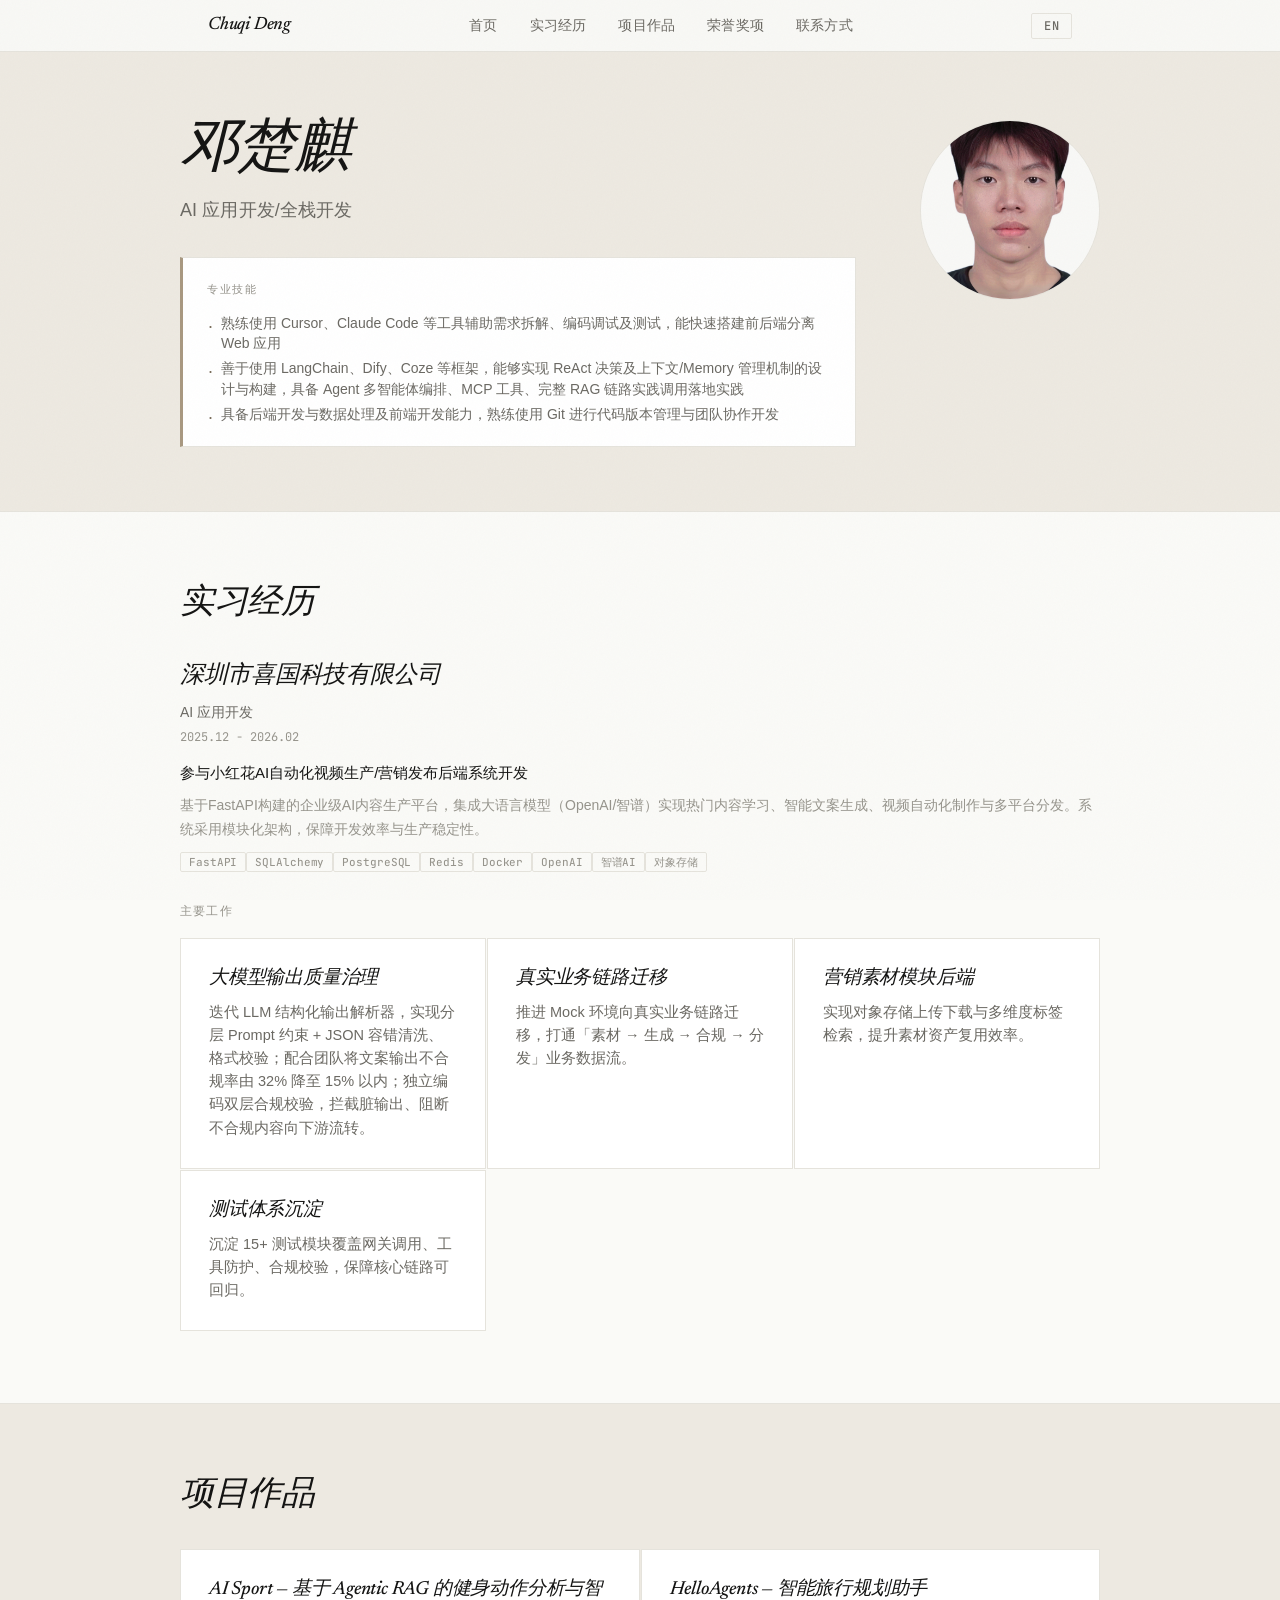
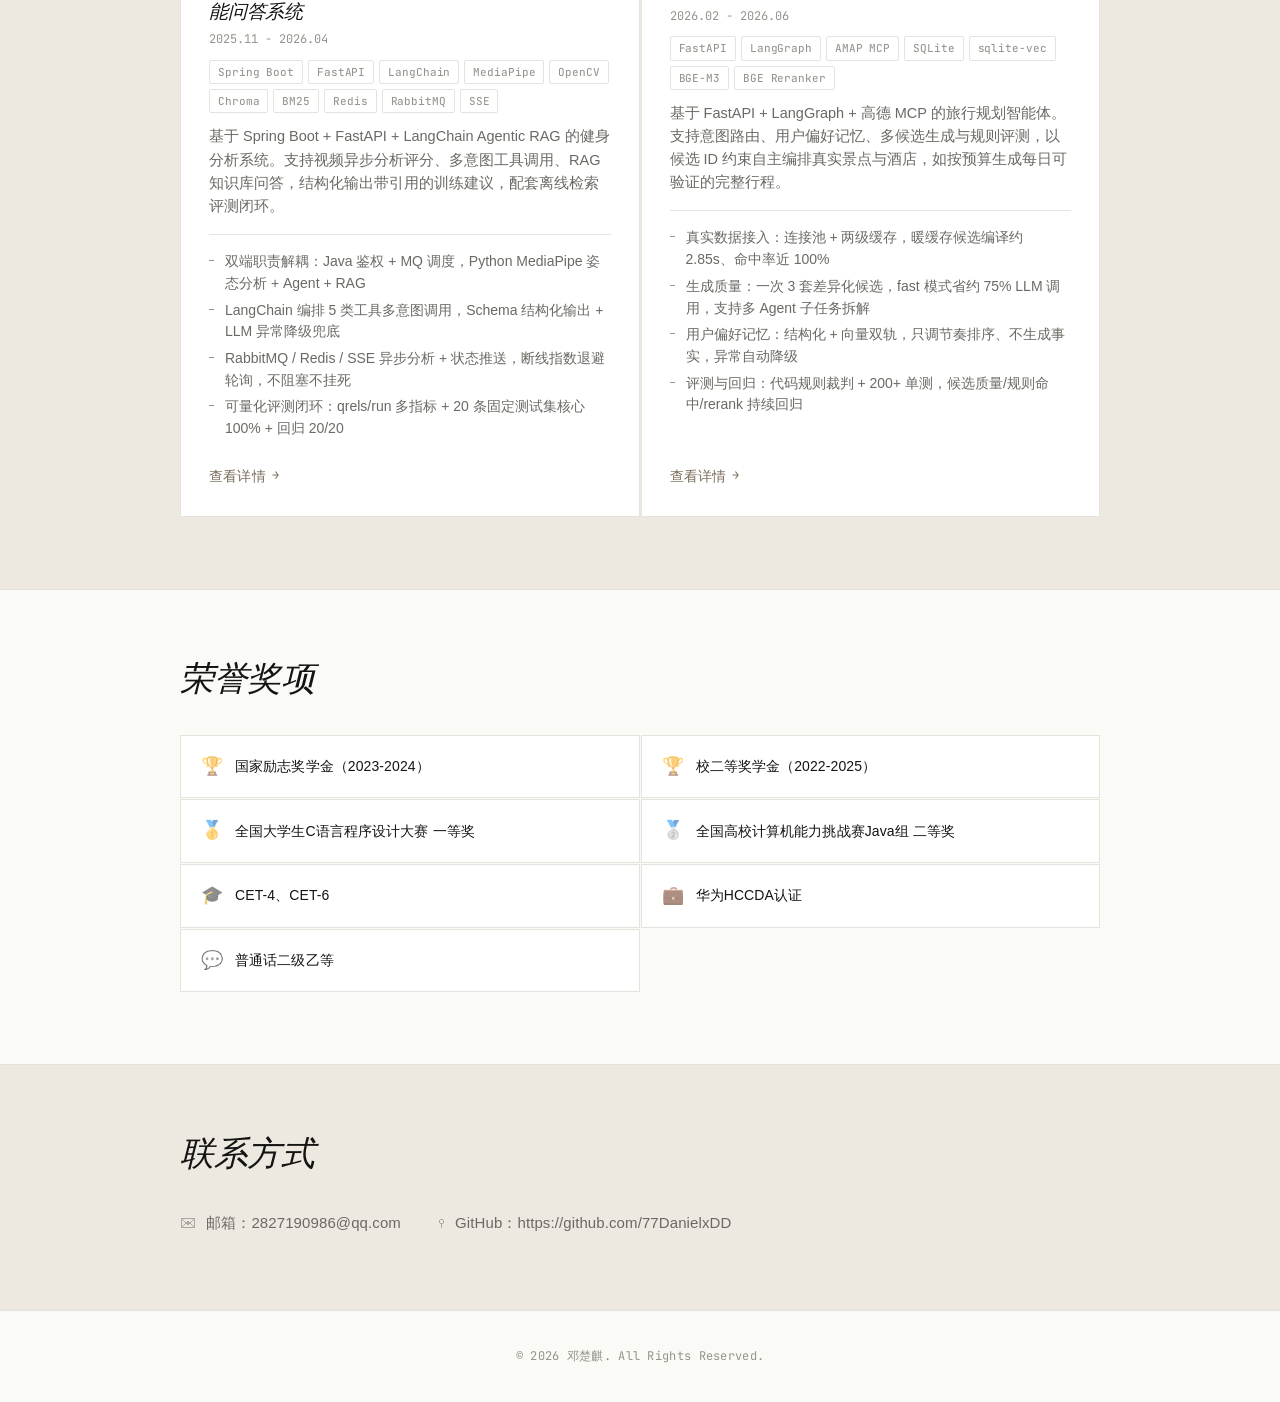
<file: index.html>
<!DOCTYPE html>
<html lang="zh-CN">
<head>
  <meta charset="UTF-8">
  <meta name="viewport" content="width=device-width, initial-scale=1.0">
  <title>邓楚麒 - 个人作品集</title>
  <link rel="preconnect" href="https://fonts.googleapis.com">
  <link rel="preconnect" href="https://fonts.gstatic.com" crossorigin>
  <link href="https://fonts.googleapis.com/css2?family=JetBrains+Mono:wght@400;500&family=Newsreader:ital,opsz,wght@0,6..72,200..800;1,6..72,200..800&display=swap" rel="stylesheet">
  <link rel="stylesheet" href="css/style.css">
</head>
<body>

  <!-- Navbar -->
  <nav class="navbar">
    <div class="nav-inner">
      <a href="#" class="nav-brand">Chuqi Deng</a>
      <ul class="nav-links">
        <li><a href="#hero" data-i18n="nav.home">首页</a></li>
        <li><a href="#internship" data-i18n="nav.internship">实习经历</a></li>
        <li><a href="#projects" data-i18n="nav.projects">项目作品</a></li>
        <li><a href="#honors" data-i18n="nav.honors">荣誉奖项</a></li>
        <li><a href="#contact" data-i18n="nav.contact">联系方式</a></li>
      </ul>
      <button class="lang-btn" aria-label="Switch language">EN</button>
      <button class="mobile-menu-btn" aria-label="Menu">&#9776;</button>
    </div>
  </nav>

  <!-- Hero + Skills (merged compact block) -->
  <section id="hero" class="hero">
    <div class="hero-inner">
      <div class="hero-text">
        <h1 class="hero-name" data-i18n="hero.name">邓楚麒</h1>
        <p class="hero-title" data-i18n="hero.title">AI 应用开发/全栈开发</p>

        <div class="skills-block">
          <div class="skills-label" data-i18n="skills.title">专业技能</div>
          <ul class="skills-list">
            <li data-i18n="skill.1">熟练使用 Cursor、Claude Code 等工具辅助需求拆解、编码调试及测试，能快速搭建前后端分离 Web 应用</li>
            <li data-i18n="skill.2">善于使用 LangChain、Dify、Coze 等框架，能够实现 ReAct 决策及上下文/Memory 管理机制的设计与构建，具备 Agent 多智能体编排、MCP 工具、完整 RAG 链路实践调用落地实践</li>
            <li data-i18n="skill.3">具备后端开发与数据处理及前端开发能力，熟练使用 Git 进行代码版本管理与团队协作开发</li>
          </ul>
        </div>
      </div>
      <div class="hero-photo">
        <img src="images/avatar.jpg" alt="头像">
      </div>
    </div>
  </section>

  <!-- Section: Internship -->
  <section id="internship" class="section">
    <div class="section-inner">
      <h2 class="section-title" data-i18n="internship.title">实习经历</h2>
      <div class="internship-header">
        <div class="internship-company" data-i18n="internship.company">深圳市喜国科技有限公司</div>
        <div class="internship-role" data-i18n="internship.role">AI 应用开发</div>
        <div class="internship-date" data-i18n="internship.date">2025.12 - 2026.02</div>
        <div class="internship-project">
          <div class="internship-project-name" data-i18n="internship.project">参与小红花AI自动化视频生产/营销发布后端系统开发</div>
          <div class="internship-project-desc" data-i18n="internship.project.desc">基于FastAPI构建的企业级AI内容生产平台，集成大语言模型（OpenAI/智谱）实现热门内容学习、智能文案生成、视频自动化制作与多平台分发。系统采用模块化架构，保障开发效率与生产稳定性。</div>
          <div class="internship-tech">
            <span class="tag">FastAPI</span><span class="tag">SQLAlchemy</span><span class="tag">PostgreSQL</span><span class="tag">Redis</span><span class="tag">Docker</span><span class="tag">OpenAI</span><span class="tag">智谱AI</span><span class="tag">对象存储</span>
          </div>
        </div>
      </div>

      <div class="section-subhead" data-i18n="internship.work.title">主要工作</div>
      <div class="cards cards-3">
        <div class="card">
          <div class="card-title" data-i18n="internship.work.1.title">大模型输出质量治理</div>
          <div class="card-desc" data-i18n="internship.work.1.desc">迭代 LLM 结构化输出解析器，实现分层 Prompt 约束 + JSON 容错清洗、格式校验；配合团队将文案输出不合规率由 32% 降至 15% 以内；独立编码双层合规校验，拦截脏输出、阻断不合规内容向下游流转。</div>
        </div>
        <div class="card">
          <div class="card-title" data-i18n="internship.work.2.title">真实业务链路迁移</div>
          <div class="card-desc" data-i18n="internship.work.2.desc">推进 Mock 环境向真实业务链路迁移，打通「素材 → 生成 → 合规 → 分发」业务数据流。</div>
        </div>
        <div class="card">
          <div class="card-title" data-i18n="internship.work.3.title">营销素材模块后端</div>
          <div class="card-desc" data-i18n="internship.work.3.desc">实现对象存储上传下载与多维度标签检索，提升素材资产复用效率。</div>
        </div>
        <div class="card">
          <div class="card-title" data-i18n="internship.work.4.title">测试体系沉淀</div>
          <div class="card-desc" data-i18n="internship.work.4.desc">沉淀 15+ 测试模块覆盖网关调用、工具防护、合规校验，保障核心链路可回归。</div>
        </div>
      </div>
    </div>
  </section>

  <!-- Section: Projects -->
  <section id="projects" class="section section-alt">
    <div class="section-inner">
      <h2 class="section-title" data-i18n="projects.title">项目作品</h2>
      <div class="cards cards-2">
        <!-- Project 1 Card -->
        <div class="card">
          <div class="card-title" data-i18n="project.1.name">AI Sport — 基于 Agentic RAG 的健身动作分析与智能问答系统</div>
          <div class="project-date" data-i18n="project.1.date">2025.11 - 2026.04</div>
          <div class="card-tags">
            <span class="tag">Spring Boot</span><span class="tag">FastAPI</span><span class="tag">LangChain</span><span class="tag">MediaPipe</span><span class="tag">OpenCV</span><span class="tag">Chroma</span><span class="tag">BM25</span><span class="tag">Redis</span><span class="tag">RabbitMQ</span><span class="tag">SSE</span>
          </div>
          <div class="card-desc" data-i18n="project.1.desc">基于 Spring Boot + FastAPI + LangChain Agentic RAG 的健身分析系统。支持视频异步分析评分、多意图工具调用、RAG 知识库问答，结构化输出带引用的训练建议，配套离线检索评测闭环。</div>
          <ul class="card-highlights">
            <li data-i18n="project.1.hl.1">双端职责解耦：Java 鉴权 + MQ 调度，Python MediaPipe 姿态分析 + Agent + RAG</li>
            <li data-i18n="project.1.hl.2">LangChain 编排 5 类工具多意图调用，Schema 结构化输出 + LLM 异常降级兜底</li>
            <li data-i18n="project.1.hl.3">RabbitMQ / Redis / SSE 异步分析 + 状态推送，断线指数退避轮询，不阻塞不挂死</li>
            <li data-i18n="project.1.hl.4">可量化评测闭环：qrels/run 多指标 + 20 条固定测试集核心 100% + 回归 20/20</li>
          </ul>
          <a href="project1.html" class="btn btn-primary" data-i18n="project.1.btn">查看详情</a>
        </div>

        <!-- Project 2 Card -->
        <div class="card">
          <div class="card-title" data-i18n="project.2.name">HelloAgents — 智能旅行规划助手</div>
          <div class="project-date" data-i18n="project.2.date">2026.02 - 2026.06</div>
          <div class="card-tags">
            <span class="tag">FastAPI</span><span class="tag">LangGraph</span><span class="tag">AMAP MCP</span><span class="tag">SQLite</span><span class="tag">sqlite-vec</span><span class="tag">BGE-M3</span><span class="tag">BGE Reranker</span>
          </div>
          <div class="card-desc" data-i18n="project.2.desc">基于 FastAPI + LangGraph + 高德 MCP 的旅行规划智能体。支持意图路由、用户偏好记忆、多候选生成与规则评测，以候选 ID 约束自主编排真实景点与酒店，如按预算生成每日可验证的完整行程。</div>
          <ul class="card-highlights">
            <li data-i18n="project.2.hl.1">真实数据接入：连接池 + 两级缓存，暖缓存候选编译约 2.85s、命中率近 100%</li>
            <li data-i18n="project.2.hl.2">生成质量：一次 3 套差异化候选，fast 模式省约 75% LLM 调用，支持多 Agent 子任务拆解</li>
            <li data-i18n="project.2.hl.3">用户偏好记忆：结构化 + 向量双轨，只调节奏排序、不生成事实，异常自动降级</li>
            <li data-i18n="project.2.hl.4">评测与回归：代码规则裁判 + 200+ 单测，候选质量/规则命中/rerank 持续回归</li>
          </ul>
          <a href="project2.html" class="btn btn-primary" data-i18n="project.2.btn">查看详情</a>
        </div>
      </div>
    </div>
  </section>

  <!-- Section: Honors -->
  <section id="honors" class="section">
    <div class="section-inner">
      <h2 class="section-title" data-i18n="honors.title">荣誉奖项</h2>
      <div class="honors-grid">
        <div class="honor-item">
          <span class="honor-icon">&#127942;</span>
          <span class="honor-text" data-i18n="honor.1">国家励志奖学金（2023-2024）</span>
        </div>
        <div class="honor-item">
          <span class="honor-icon">&#127942;</span>
          <span class="honor-text" data-i18n="honor.2">校二等奖学金（2022-2025）</span>
        </div>
        <div class="honor-item">
          <span class="honor-icon">&#129351;</span>
          <span class="honor-text" data-i18n="honor.3">全国大学生C语言程序设计大赛 一等奖</span>
        </div>
        <div class="honor-item">
          <span class="honor-icon">&#129352;</span>
          <span class="honor-text" data-i18n="honor.4">全国高校计算机能力挑战赛Java组 二等奖</span>
        </div>
        <div class="honor-item">
          <span class="honor-icon">&#127891;</span>
          <span class="honor-text" data-i18n="honor.5">CET-4、CET-6</span>
        </div>
        <div class="honor-item">
          <span class="honor-icon">&#128188;</span>
          <span class="honor-text" data-i18n="honor.6">华为HCCDA认证</span>
        </div>
        <div class="honor-item">
          <span class="honor-icon">&#128172;</span>
          <span class="honor-text" data-i18n="honor.7">普通话二级乙等</span>
        </div>
      </div>
    </div>
  </section>

  <!-- Section: Contact -->
  <section id="contact" class="section section-alt">
    <div class="section-inner">
      <h2 class="section-title" data-i18n="contact.title">联系方式</h2>
      <div class="contact-links">
        <a href="mailto:2827190986@qq.com" class="contact-item">
          <span class="contact-icon">&#9993;</span>
          <span data-i18n="contact.email">邮箱：2827190986@qq.com</span>
        </a>
        <a href="https://github.com/77DanielxDD" class="contact-item" target="_blank" rel="noopener">
          <span class="contact-icon">&#9906;</span>
          <span data-i18n="contact.github">GitHub：https://github.com/77DanielxDD</span>
        </a>
      </div>
    </div>
  </section>

  <footer class="footer">
    <span data-i18n="footer">© 2026 邓楚麒. All Rights Reserved.</span>
  </footer>

  <script src="js/i18n.js?v=3"></script>
  <script src="js/main.js"></script>
</body>
</html>
</file>
<file: css/style.css>
/* === Design System === */
:root {
  --bg: #fafaf7;
  --bg-elevated: #ffffff;
  --bg-subtle: #ede9e1;
  --border: #e5e3dc;
  --border-strong: #d4d1c8;
  --text: #141413;
  --text-secondary: #6b6963;
  --text-muted: #96948c;
  --accent: #7a6e5c;
  --accent-dim: #a89880;
  --radius: 4px;
  --radius-sm: 2px;
  --max-width: 920px;
  --nav-height: 52px;
  --font-serif: "Newsreader", "Noto Serif SC", "Songti SC", "SimSun", Georgia, serif;
  --font-sans: -apple-system, BlinkMacSystemFont, "Segoe UI", "PingFang SC", "Microsoft YaHei", "Noto Sans SC", sans-serif;
  --font-mono: "JetBrains Mono", "SF Mono", "Cascadia Code", "Consolas", "Courier New", monospace;
  --grain-opacity: 0.025;
}

/* === Reset === */
*, *::before, *::after { box-sizing: border-box; margin: 0; padding: 0; }
html { scroll-behavior: smooth; scroll-padding-top: var(--nav-height); }
body {
  font-family: var(--font-sans);
  font-size: 16px;
  line-height: 1.65;
  color: var(--text);
  background: var(--bg);
  -webkit-font-smoothing: antialiased;
  -moz-osx-font-smoothing: grayscale;
}

/* === Grain overlay === */
body::after {
  content: "";
  position: fixed;
  inset: 0;
  z-index: 9999;
  pointer-events: none;
  opacity: var(--grain-opacity);
  background-image: url("data:image/svg+xml,%3Csvg viewBox='0 0 256 256' xmlns='http://www.w3.org/2000/svg'%3E%3Cfilter id='n'%3E%3CfeTurbulence type='fractalNoise' baseFrequency='0.65' numOctaves='3' stitchTiles='stitch'/%3E%3C/filter%3E%3Crect width='100%25' height='100%25' filter='url(%23n)'/%3E%3C/svg%3E");
  background-repeat: repeat;
  background-size: 256px 256px;
}

/* === Navbar === */
.navbar {
  position: fixed; top: 0; left: 0; right: 0; z-index: 1000;
  height: var(--nav-height);
  background: rgba(250,250,247,0.88);
  backdrop-filter: blur(8px);
  -webkit-backdrop-filter: blur(8px);
  border-bottom: 1px solid var(--border);
  display: flex; align-items: center; justify-content: center;
}
.nav-inner {
  width: 100%; max-width: var(--max-width);
  display: flex; align-items: center; justify-content: space-between;
  padding: 0 28px;
}
.nav-brand {
  font-family: var(--font-serif);
  font-weight: 500;
  font-size: 18px;
  color: var(--text);
  text-decoration: none;
  letter-spacing: -0.2px;
  font-style: italic;
}
.nav-links { display: flex; gap: 32px; list-style: none; align-items: center; }
.nav-links a {
  color: var(--text-secondary);
  text-decoration: none;
  font-size: 14px;
  font-weight: 450;
  letter-spacing: 0.2px;
  transition: color 0.25s;
}
.nav-links a:hover { color: var(--text); }

.lang-btn {
  padding: 4px 12px;
  border: 1px solid var(--border);
  border-radius: var(--radius-sm);
  background: transparent;
  color: var(--text-secondary);
  cursor: pointer;
  font-size: 12px;
  font-family: var(--font-mono);
  font-weight: 500;
  letter-spacing: 0.5px;
  transition: all 0.25s;
  white-space: nowrap;
}
.lang-btn:hover { border-color: var(--border-strong); color: var(--text); }

.mobile-menu-btn {
  display: none;
  background: none;
  border: none;
  font-size: 20px;
  cursor: pointer;
  color: var(--text-secondary);
  padding: 4px;
}

/* === Sections === */
.section { padding: 72px 28px; }
.section-alt { background: var(--bg-subtle); border-top: 1px solid var(--border); border-bottom: 1px solid var(--border); }
.section-inner { max-width: var(--max-width); margin: 0 auto; }

.section-label {
  font-family: var(--font-mono);
  font-size: 11px;
  font-weight: 500;
  letter-spacing: 1.8px;
  text-transform: uppercase;
  color: var(--text-muted);
  margin-bottom: 24px;
}

.section-title {
  font-family: var(--font-serif);
  font-size: 34px;
  font-weight: 400;
  font-style: italic;
  color: var(--text);
  margin-bottom: 32px;
  letter-spacing: -0.4px;
  line-height: 1.2;
}

/* === Divider === */
.section-divider {
  border: 0;
  height: 1px;
  background: var(--border);
  margin: 0 0 36px;
  width: 100%;
}

/* === Hero === */
.hero { padding: 120px 28px 64px; background: var(--bg-subtle); border-bottom: 1px solid var(--border); }
.hero-inner {
  max-width: var(--max-width);
  margin: 0 auto;
  display: flex;
  align-items: flex-start;
  gap: 64px;
}
.hero-text { flex: 1; }
.hero-name {
  font-family: var(--font-serif);
  font-size: 58px;
  font-weight: 350;
  font-style: italic;
  color: var(--text);
  letter-spacing: -1.2px;
  line-height: 1.1;
  margin-bottom: 12px;
}
.hero-title {
  font-size: 18px;
  color: var(--text-secondary);
  font-weight: 420;
  margin-bottom: 10px;
  letter-spacing: 0.1px;
}
.hero-bio {
  font-size: 16px;
  color: var(--text-muted);
  line-height: 1.7;
  max-width: 520px;
}

.skills-block {
  margin-top: 32px;
  padding: 22px 24px;
  background: var(--bg-elevated);
  border: 1px solid var(--border);
  border-left: 3px solid var(--accent-dim);
}

.skills-label {
  font-family: var(--font-mono);
  font-size: 11px;
  letter-spacing: 1.6px;
  text-transform: uppercase;
  color: var(--text-muted);
  margin-bottom: 14px;
}

.skills-list {
  list-style: none;
  padding: 0;
  margin: 0;
  display: flex;
  flex-direction: column;
  gap: 5px;
}

.skills-list li {
  font-size: 14px;
  color: var(--text-secondary);
  line-height: 1.45;
  padding-left: 14px;
  position: relative;
}

.skills-list li::before {
  content: "·";
  position: absolute;
  left: 1px;
  top: 0;
  color: var(--accent);
  font-size: 18px;
  line-height: inherit;
}

/* === Hero Photo === */
.hero-photo {
  flex-shrink: 0;
  width: 180px;
  height: 180px;
  border-radius: 50%;
  border: 1px solid var(--border);
  overflow: hidden;
}
.hero-photo img {
  width: 100%;
  height: 100%;
  object-fit: cover;
  display: block;
}

/* === Tags === */
.tags { display: flex; flex-wrap: wrap; gap: 7px; margin-top: 4px; }
.tag {
  padding: 4px 12px;
  background: transparent;
  color: var(--text-secondary);
  border: 1px solid var(--border);
  border-radius: var(--radius-sm);
  font-family: var(--font-mono);
  font-size: 12px;
  font-weight: 450;
  letter-spacing: -0.1px;
}

/* === Cards === */
.cards { display: grid; gap: 1px; }
.cards-1 { grid-template-columns: 1fr; }
.cards-2 { grid-template-columns: 1fr 1fr; }
.cards-3 { grid-template-columns: 1fr 1fr 1fr; }

.card {
  background: var(--bg-elevated);
  border: 1px solid var(--border);
  padding: 28px;
  display: flex;
  flex-direction: column;
  transition: border-color 0.3s;
}
.card:hover { border-color: var(--border-strong); }

.card-title {
  font-family: var(--font-serif);
  font-size: 19px;
  font-weight: 500;
  font-style: italic;
  margin-bottom: 10px;
  color: var(--text);
  letter-spacing: -0.2px;
  line-height: 1.25;
}
.project-date {
  margin-top: -4px;
  margin-bottom: 12px;
  color: var(--text-muted);
  font-family: var(--font-mono);
  font-size: 12px;
  line-height: 1.4;
}
.card-tags { display: flex; flex-wrap: wrap; gap: 5px; margin-bottom: 12px; }
.card-tags .tag {
  font-size: 11px;
  padding: 2px 8px;
  color: var(--text-muted);
}
.card-desc {
  font-size: 14.5px;
  color: var(--text-secondary);
  line-height: 1.6;
}

.card-highlights {
  list-style: none;
  padding: 0;
  margin: 16px 0 0;
  border-top: 1px solid var(--border);
  padding-top: 16px;
  flex: 1;
}
.card-highlights li {
  font-size: 14px;
  color: var(--text-secondary);
  line-height: 1.55;
  padding-left: 16px;
  position: relative;
  margin-bottom: 5px;
}
.card-highlights li::before {
  content: "";
  position: absolute;
  left: 0;
  top: 9px;
  width: 5px;
  height: 1px;
  background: var(--text-muted);
}
.card .btn { margin-top: 20px; align-self: flex-start; }

/* === Internship Header === */
.internship-header { margin-bottom: 28px; }
.internship-company {
  font-family: var(--font-serif);
  font-size: 24px;
  font-weight: 500;
  font-style: italic;
  color: var(--text);
  letter-spacing: -0.3px;
}
.internship-role {
  font-size: 14px;
  color: var(--text-secondary);
  font-weight: 450;
  margin-top: 4px;
}
.internship-date {
  font-family: var(--font-mono);
  font-size: 12px;
  color: var(--text-muted);
  margin-top: 4px;
}
.internship-project { margin-top: 14px; }
.internship-project-name {
  font-size: 15px;
  font-weight: 500;
  color: var(--text);
}
.internship-project-desc {
  font-size: 14px;
  color: var(--text-muted);
  margin-top: 8px;
  line-height: 1.7;
}
.internship-tech { margin-top: 6px; }
.internship-tech .tag {
  font-size: 11px;
  padding: 2px 8px;
  color: var(--text-muted);
}
.internship-metric {
  font-family: var(--font-mono);
  font-weight: 500;
  color: var(--accent);
  font-size: 13px;
}

/* === Section subtitle (e.g., "核心工作") === */
.section-subhead {
  font-family: var(--font-mono);
  font-size: 12px;
  font-weight: 500;
  letter-spacing: 1.2px;
  text-transform: uppercase;
  color: var(--text-muted);
  margin-bottom: 16px;
}

/* === Honors === */
.honors-grid {
  display: grid;
  grid-template-columns: 1fr 1fr;
  gap: 1px;
}
.honor-item {
  display: flex;
  align-items: center;
  gap: 12px;
  padding: 16px 20px;
  background: var(--bg-elevated);
  border: 1px solid var(--border);
  transition: border-color 0.3s;
}
.honor-item:hover { border-color: var(--border-strong); }
.honor-icon { font-size: 18px; flex-shrink: 0; opacity: 0.6; }
.honor-text {
  font-size: 14px;
  color: var(--text);
  font-weight: 430;
  letter-spacing: 0.1px;
}

/* === Contact === */
.contact-links { display: flex; gap: 36px; flex-wrap: wrap; }
.contact-item {
  display: flex;
  align-items: center;
  gap: 10px;
  font-size: 15px;
  color: var(--text-secondary);
  text-decoration: none;
  transition: color 0.25s;
  letter-spacing: 0.1px;
}
.contact-item:hover { color: var(--text); }
.contact-icon { font-size: 16px; opacity: 0.5; }

/* === Buttons & Links === */
.btn {
  display: inline-flex;
  align-items: center;
  gap: 6px;
  padding: 0;
  font-size: 14px;
  font-weight: 500;
  cursor: pointer;
  text-decoration: none;
  transition: all 0.25s;
  border: none;
  background: none;
  color: var(--text-secondary);
  letter-spacing: 0.2px;
}
.btn::after {
  content: "→";
  font-family: var(--font-mono);
  font-size: 12px;
  transition: transform 0.25s;
}
.btn:hover { color: var(--text); }
.btn:hover::after { transform: translateX(3px); }

.btn-primary { color: var(--accent); }
.btn-primary:hover { color: var(--text); }

.btn-outline { color: var(--text-secondary); }
.btn-outline:hover { color: var(--text); }

.btn-back {
  display: inline-flex;
  align-items: center;
  gap: 6px;
  color: var(--text-secondary);
  text-decoration: none;
  font-size: 14px;
  font-weight: 450;
  margin-bottom: 40px;
  transition: color 0.25s;
}
.btn-back:hover { color: var(--text); }

/* === Project Detail === */
.project-hero {
  padding: 112px 28px 44px;
  background: var(--bg-subtle);
}
.project-hero-inner { max-width: var(--max-width); margin: 0 auto; }
.project-hero-title {
  font-family: var(--font-serif);
  font-size: 40px;
  font-weight: 400;
  font-style: italic;
  letter-spacing: -0.6px;
  line-height: 1.2;
  color: var(--text);
}
.project-hero-desc {
  font-size: 16px;
  color: var(--text-secondary);
  margin-top: 10px;
  max-width: 620px;
  line-height: 1.6;
}

.project-body { padding: 48px 28px 72px; }
.project-body-inner { max-width: var(--max-width); margin: 0 auto; }
.project-section { margin-bottom: 40px; }
.project-section h2 {
  font-family: var(--font-serif);
  font-size: 22px;
  font-weight: 500;
  font-style: italic;
  margin-bottom: 14px;
  color: var(--text);
  letter-spacing: -0.2px;
}
.project-section p {
  font-size: 15px;
  color: var(--text-secondary);
  line-height: 1.75;
}
.project-section ul { list-style: none; padding: 0; }
.project-section li {
  font-size: 15px;
  color: var(--text-secondary);
  line-height: 1.7;
  margin-bottom: 8px;
  padding-left: 18px;
  position: relative;
}
.project-section li::before {
  content: "";
  position: absolute;
  left: 0;
  top: 11px;
  width: 6px;
  height: 1px;
  background: var(--text-muted);
}

/* Placeholder */
.placeholder {
  background: var(--bg-elevated);
  border: 1px solid var(--border);
  display: flex;
  align-items: center;
  justify-content: center;
  flex-direction: column;
  color: var(--text-muted);
  font-size: 13px;
  gap: 8px;
}
.placeholder-icon { font-size: 26px; opacity: 0.4; }

/* === Architecture Image === */
.arch-image { width: 100%; }
.arch-image img {
  width: 100%;
  height: auto;
  display: block;
  border: 1px solid var(--border);
  cursor: pointer;
  transition: opacity 0.2s;
}
.arch-image img:hover { opacity: 0.85; }

/* === Screenshots Grid === */
.screenshots-grid {
  display: grid;
  grid-template-columns: repeat(3, 1fr);
  gap: 1px;
}
.screenshot-item {
  border: 1px solid var(--border);
  background: var(--bg-elevated);
}
.screenshot-item img {
  width: 100%;
  height: auto;
  display: block;
  cursor: pointer;
  transition: opacity 0.2s;
}
.screenshot-item img:hover { opacity: 0.85; }

/* === Lightbox === */
.lightbox {
  display: none;
  position: fixed;
  z-index: 10001;
  inset: 0;
  background: rgba(0,0,0,0.85);
  align-items: center;
  justify-content: center;
  padding: 24px;
}
.lightbox.open { display: flex; }
.lightbox-close {
  position: absolute;
  top: 20px;
  right: 32px;
  border: 0;
  background: transparent;
  color: #fff;
  font-size: 36px;
  font-weight: 300;
  cursor: pointer;
  z-index: 10000;
  line-height: 1;
}
.lightbox-close:hover { opacity: 0.7; }
.lightbox-img {
  max-width: 90vw;
  max-height: 90vh;
  object-fit: contain;
  border: 1px solid rgba(255,255,255,0.15);
  background: rgba(255,255,255,0.04);
  box-shadow: 0 16px 48px rgba(0,0,0,0.35);
}

body.lightbox-open { overflow: hidden; }

/* === Highlight Block (project detail) === */
.highlight-block {
  padding: 22px 24px;
  background: var(--bg-elevated);
  border: 1px solid var(--border);
  border-left: 3px solid var(--accent-dim);
  margin-bottom: 16px;
}
.highlight-block h3 {
  font-family: var(--font-serif);
  font-size: 17px;
  font-weight: 500;
  font-style: italic;
  color: var(--text);
  margin-bottom: 8px;
  letter-spacing: -0.1px;
}
.highlight-block p {
  font-size: 14.5px;
  color: var(--text-secondary);
  line-height: 1.7;
}

/* === Highlights (numbered list) === */
.highlights { list-style: none; padding: 0; counter-reset: hl; }
.highlights li {
  counter-increment: hl;
  padding-left: 40px;
  position: relative;
  margin-bottom: 20px;
  font-size: 15px;
  color: var(--text-secondary);
  line-height: 1.8;
}
.highlights li::before {
  content: "0" counter(hl);
  position: absolute;
  left: 0;
  top: 0;
  font-family: var(--font-mono);
  font-size: 12px;
  font-weight: 500;
  color: var(--text-muted);
}

/* === Footer === */
.footer {
  text-align: center;
  padding: 36px 28px;
  color: var(--text-muted);
  font-size: 12px;
  font-family: var(--font-mono);
  letter-spacing: 0.3px;
  border-top: 1px solid var(--border);
}

/* === Animations === */
@keyframes fadeIn {
  from { opacity: 0; transform: translateY(12px); }
  to { opacity: 1; transform: translateY(0); }
}

.section-inner { animation: fadeIn 0.7s ease-out both; }
.hero-inner { animation: fadeIn 0.8s ease-out both; }
.project-hero-inner { animation: fadeIn 0.7s ease-out both; }

/* Staggered card reveals */
.card:nth-child(1) { animation: fadeIn 0.6s ease-out 0.05s both; }
.card:nth-child(2) { animation: fadeIn 0.6s ease-out 0.15s both; }
.card:nth-child(3) { animation: fadeIn 0.6s ease-out 0.25s both; }

.honor-item:nth-child(1) { animation: fadeIn 0.5s ease-out 0.03s both; }
.honor-item:nth-child(2) { animation: fadeIn 0.5s ease-out 0.08s both; }
.honor-item:nth-child(3) { animation: fadeIn 0.5s ease-out 0.13s both; }
.honor-item:nth-child(4) { animation: fadeIn 0.5s ease-out 0.18s both; }
.honor-item:nth-child(5) { animation: fadeIn 0.5s ease-out 0.23s both; }
.honor-item:nth-child(6) { animation: fadeIn 0.5s ease-out 0.28s both; }
.honor-item:nth-child(7) { animation: fadeIn 0.5s ease-out 0.33s both; }

/* === Responsive === */
@media (max-width: 768px) {
  .nav-links { display: none; }
  .nav-links.open {
    display: flex;
    flex-direction: column;
    position: absolute;
    top: var(--nav-height);
    left: 0;
    right: 0;
    background: rgba(250,250,247,0.97);
    backdrop-filter: blur(12px);
    border-bottom: 1px solid var(--border);
    padding: 20px 28px;
    gap: 14px;
  }
  .mobile-menu-btn { display: block; }

  .hero { padding: 100px 22px 48px; }
  .hero-inner { flex-direction: column-reverse; gap: 28px; }
  .hero-name { font-size: 42px; }
  .hero-title { font-size: 16px; }
  .hero-photo { width: 140px; height: 140px; }
  .hero-photo span { font-size: 30px; }

  .cards-2, .cards-3 { grid-template-columns: 1fr; }
  .honors-grid { grid-template-columns: 1fr; }

  .section { padding: 52px 22px; }
  .section-title { font-size: 28px; }
  .screenshots-grid { grid-template-columns: repeat(2, 1fr); }

  .project-hero-title { font-size: 32px; }
  .project-body { padding: 36px 22px 56px; }
}

@media (max-width: 480px) {
  .hero-name { font-size: 36px; }
  .hero { padding: 88px 18px 40px; }
  .section { padding: 40px 18px; }
  .section-title { font-size: 26px; }
  .nav-inner { padding: 0 16px; }
  .hero-inner { padding: 0; }
  .screenshots-grid { grid-template-columns: 1fr; }
  .contact-links { flex-direction: column; gap: 16px; }
}
</file>
